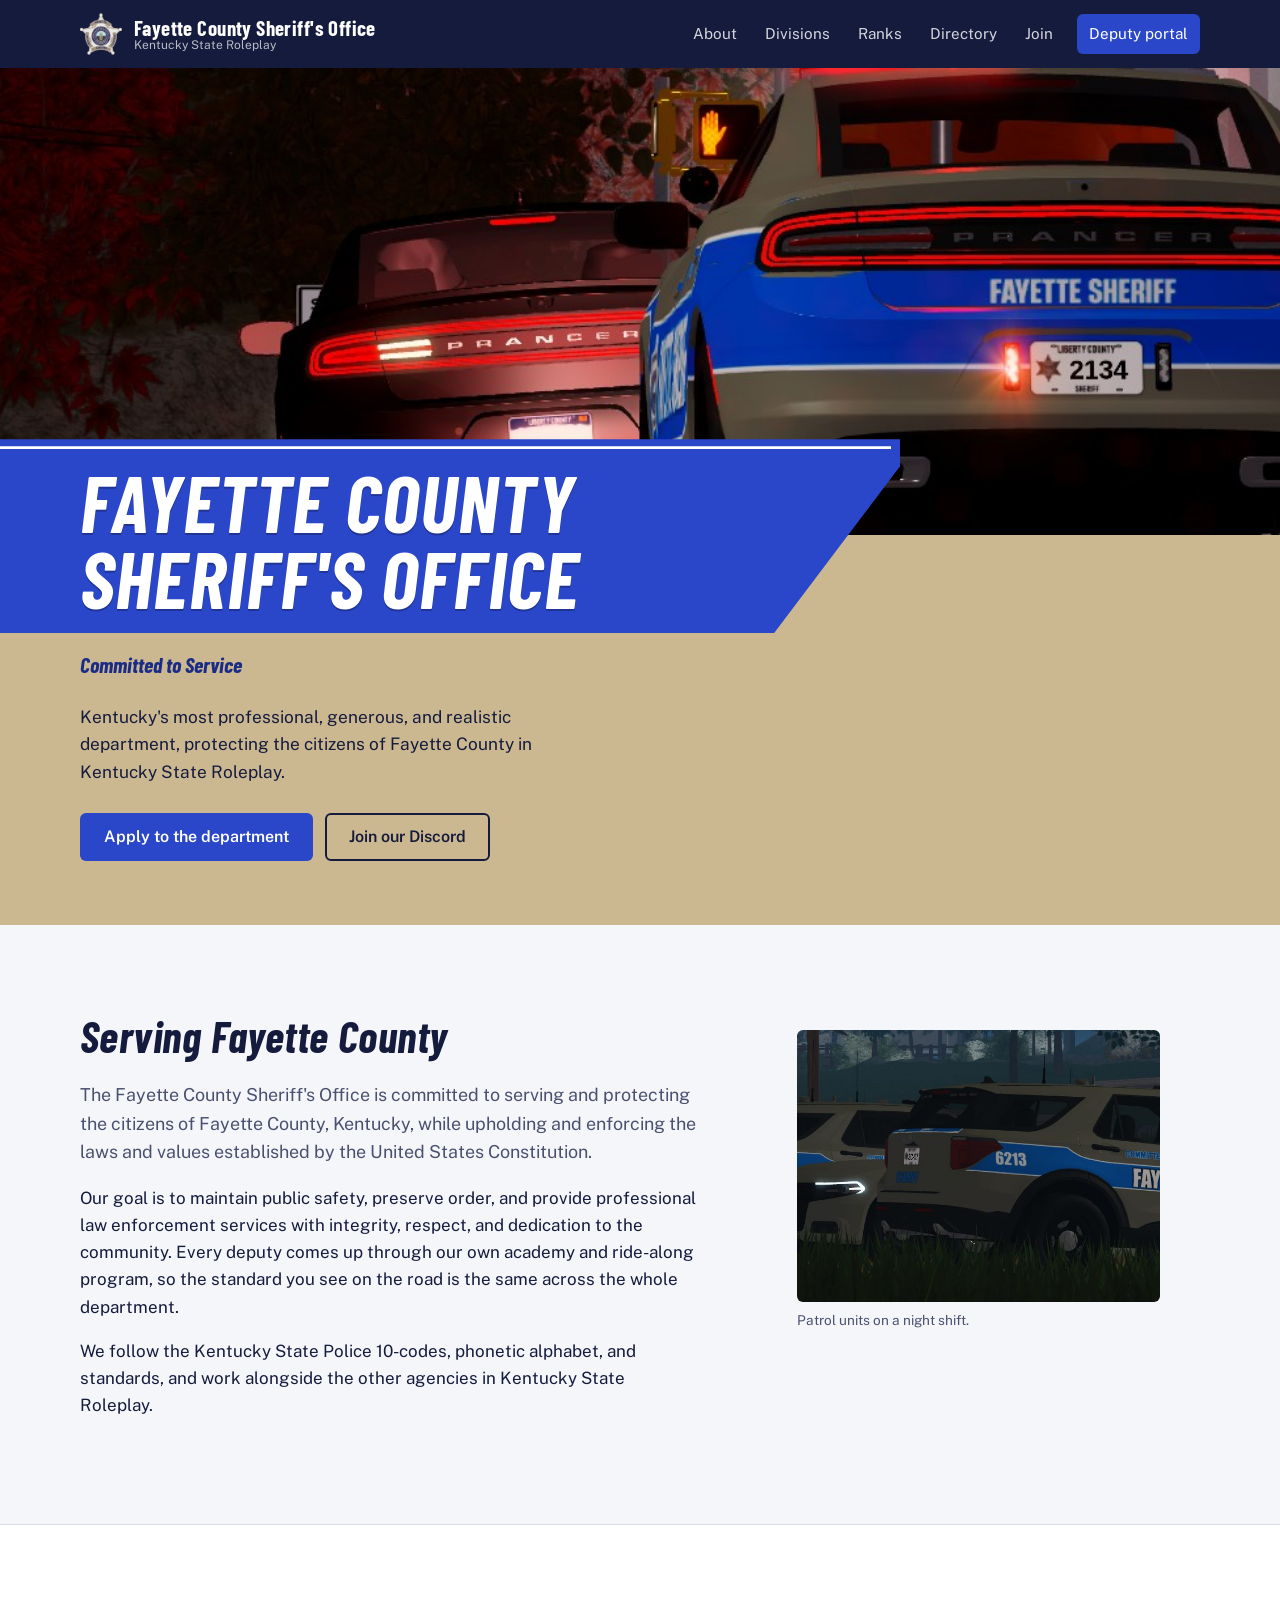
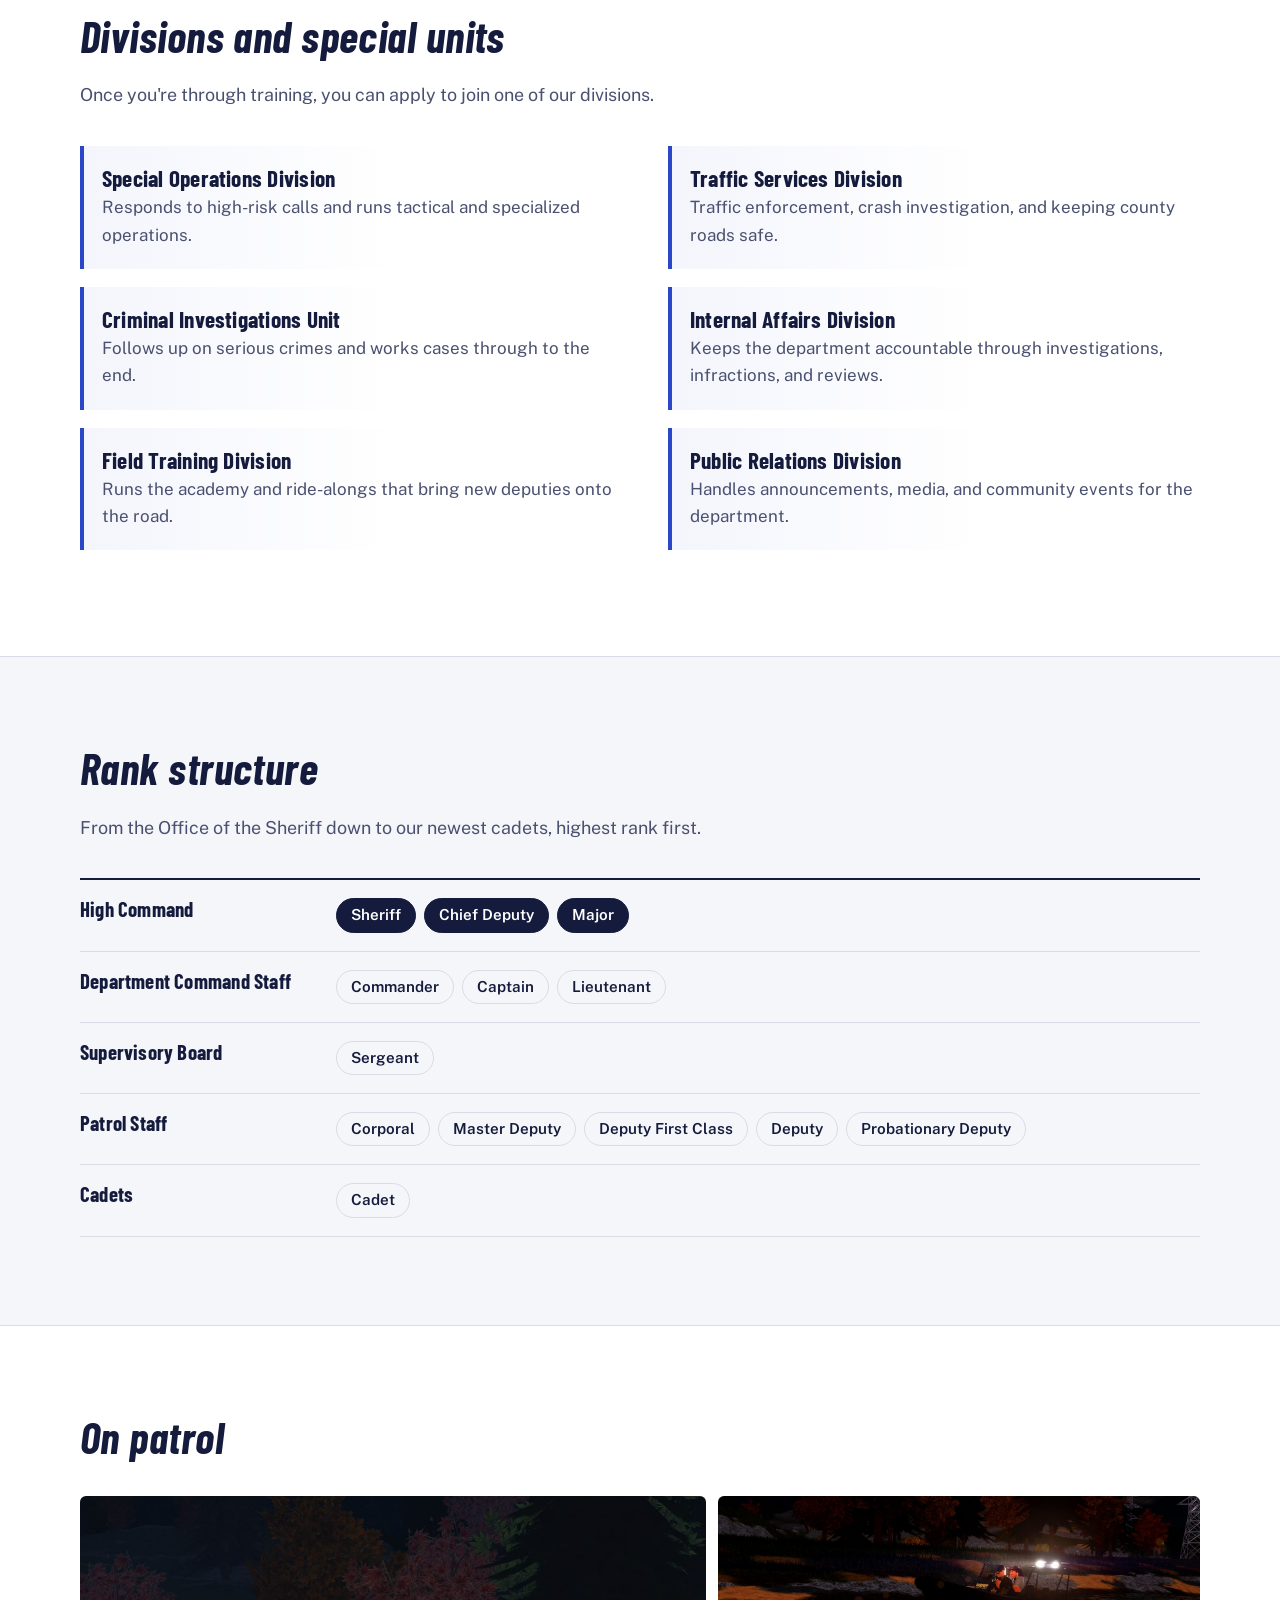
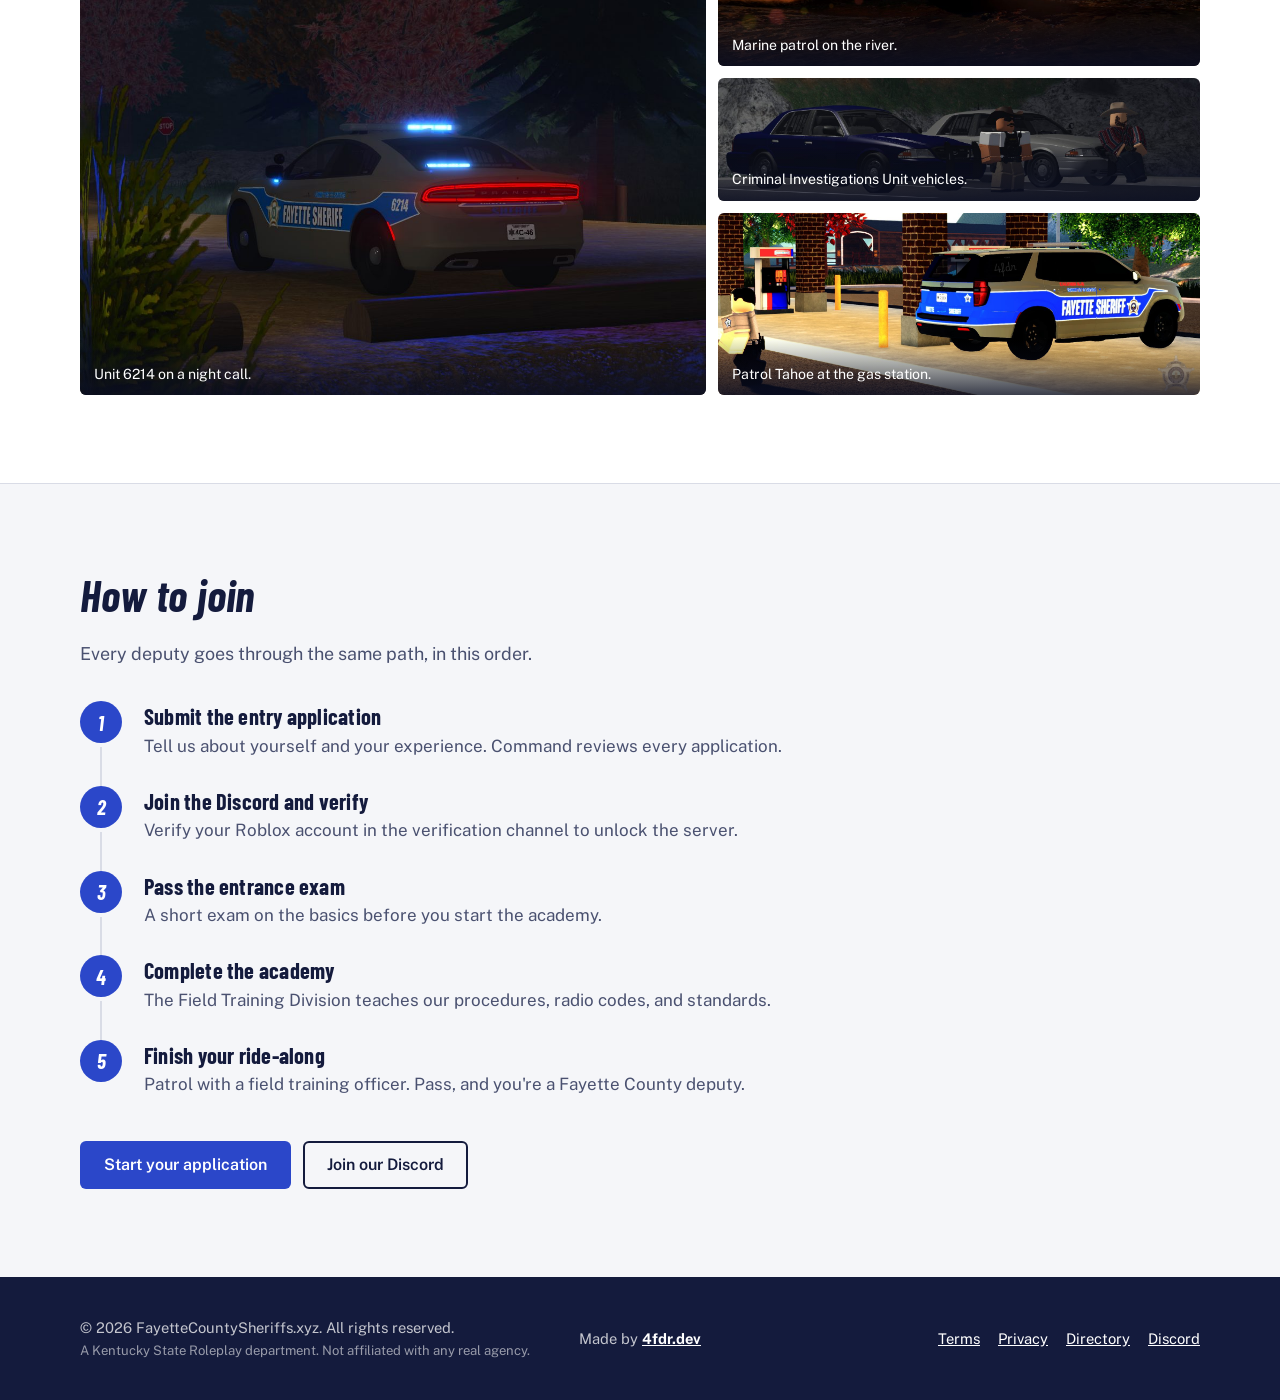
<file: index.html>
<!DOCTYPE html>
<html lang="en">
<head>
  <meta charset="UTF-8">
  <meta name="viewport" content="width=device-width, initial-scale=1.0">
  <title>Fayette County Sheriff's Office</title>
  <meta name="description" content="The Fayette County Sheriff's Office in Kentucky State Roleplay. Committed to Service.">
  <meta property="og:title" content="Fayette County Sheriff's Office">
  <meta property="og:description" content="Kentucky's most professional, generous, and realistic department. Committed to Service.">
  <meta property="og:image" content="https://fayettecountysheriffs.xyz/photo-banner.jpg">
  <meta name="theme-color" content="#141b3d">
  <link rel="icon" href="logo.png">
  <link rel="preconnect" href="https://fonts.googleapis.com">
  <link rel="preconnect" href="https://fonts.gstatic.com" crossorigin>
  <link href="https://fonts.googleapis.com/css2?family=Barlow+Condensed:ital,wght@0,600;0,700;1,700&family=Public+Sans:wght@400;600;700&display=swap" rel="stylesheet">
  <link rel="stylesheet" href="styles.css?v=5">
  <style>
    /* ---------- hero: the livery ---------- */
    .hero {
      --gutter: max(16px, calc((100vw - var(--wrap)) / 2));
      position: relative; overflow: hidden;
      background: var(--khaki);
      padding: 0 0 64px;
    }
    /* full-width banner photo; the livery stripe overlaps its bottom edge */
    .hero-photo {
      display: block; width: 100%; height: clamp(220px, 36.5vw, 500px);
      object-fit: cover; object-position: 70% 55%;
      background: var(--ink);
    }
    .hero-inner { position: relative; }
    .hero-inner .stripe { margin-top: clamp(-118px, -7.5vw, -44px); }

    .stripe {
      position: relative;
      margin-left: calc(var(--gutter) * -1);
      padding: 18px 64px 18px var(--gutter);
      width: min(100vw, calc(var(--gutter) + 820px));
      background: var(--blue);
      clip-path: polygon(0 0, 100% 0, 100% 14%, 86% 100%, 0 100%);
      animation: stripe-in 0.9s cubic-bezier(0.2, 0.7, 0.2, 1) both;
    }
    /* white pinstripe riding the top edge, like the decal */
    .stripe::before {
      content: ""; position: absolute; left: 0; right: 0; top: 7px; height: 3px; background: var(--white);
      clip-path: polygon(0 0, 99% 0, 99% 100%, 0 100%);
    }
    .stripe h1 {
      margin: 6px 0 0; color: var(--white);
      font-size: clamp(2.7rem, 7vw, 5rem); font-style: italic; text-transform: uppercase; letter-spacing: 0.015em;
      line-height: 0.95;
      text-shadow: 0 2px 0 rgba(10, 16, 50, 0.35);
    }
    @keyframes stripe-in { from { transform: translateX(-102%); } to { transform: none; } }

    .motto { font-family: var(--display); font-style: italic; font-weight: 700; color: var(--blue-deep); font-size: 1.35rem; margin: 14px 0 22px; }
    .hero-lede { max-width: 470px; font-size: 1.08rem; color: var(--ink); }
    .hero-actions { display: flex; flex-wrap: wrap; gap: 12px; margin-top: 26px; }
    .hero-live { margin-top: 26px; font-size: 0.95rem; color: var(--ink-soft); min-height: 1.6em; }
    .hero-live b { color: var(--ink); }

    @media (max-width: 860px) {
      .hero { padding: 0 0 48px; }
      .hero-inner .stripe { margin-top: -30px; padding-right: 40px; }
    }

    /* ---------- sections ---------- */
    section.block { padding: 88px 0; }
    section.block.tint { background: var(--white); border-block: 1px solid var(--line); }
    .lead { font-size: 1.12rem; max-width: 64ch; color: var(--ink-soft); }

    /* announcements */
    #announcements { display: none; background: var(--ink); color: var(--white); padding: 28px 0; }
    #announcements.show { display: block; }
    .ann { display: grid; grid-template-columns: 140px 1fr; gap: 6px 24px; padding: 12px 0; border-top: 1px solid rgba(255, 255, 255, 0.12); }
    .ann:first-of-type { border-top: 0; }
    .ann time { color: var(--khaki); font-size: 0.9rem; padding-top: 3px; }
    .ann h3 { margin: 0 0 4px; font-size: 1.35rem; }
    .ann p { margin: 0; color: rgba(255, 255, 255, 0.82); white-space: pre-line; }
    @media (max-width: 640px) { .ann { grid-template-columns: 1fr; } }

    /* about */
    .about { display: grid; grid-template-columns: 1.4fr 1fr; gap: 56px; align-items: start; }
    .about-photo img { border-radius: var(--radius); aspect-ratio: 4 / 3; object-fit: cover; width: 100%; }
    .about-photo figcaption { font-size: 0.85rem; color: var(--ink-soft); margin-top: 8px; }
    @media (max-width: 860px) { .about { grid-template-columns: 1fr; gap: 32px; } }

    /* divisions */
    .divisions { display: grid; grid-template-columns: repeat(2, 1fr); gap: 0 56px; margin-top: 36px; }
    .division { padding: 20px 0 20px 18px; border-left: 4px solid var(--blue); margin-bottom: 18px; background: linear-gradient(to right, rgba(43, 71, 201, 0.05), transparent 60%); }
    .division h3 { margin-bottom: 4px; }
    .division p { margin: 0; color: var(--ink-soft); }
    @media (max-width: 760px) { .divisions { grid-template-columns: 1fr; } }

    /* ranks: highest at the top, grouped by tier */
    .ranks { margin-top: 36px; border-top: 2px solid var(--ink); }
    .tier { display: grid; grid-template-columns: 240px 1fr; gap: 16px; padding: 18px 0; border-bottom: 1px solid var(--line); }
    .tier h3 { margin: 0; font-size: 1.3rem; }
    .tier ol { list-style: none; margin: 0; padding: 0; display: flex; flex-wrap: wrap; gap: 8px; }
    .tier li { background: var(--paper); border: 1px solid var(--line); border-radius: 999px; padding: 4px 14px; font-weight: 600; font-size: 0.95rem; }
    .tier.top li { background: var(--ink); color: var(--white); border-color: var(--ink); }
    @media (max-width: 640px) { .tier { grid-template-columns: 1fr; gap: 8px; } }

    /* gallery */
    .gallery { display: grid; grid-template-columns: 1.3fr 1fr; grid-template-rows: auto auto auto; gap: 12px; margin-top: 36px; }
    .gallery figure { margin: 0; position: relative; overflow: hidden; border-radius: var(--radius); background: var(--ink); }
    .gallery img { width: 100%; height: 100%; object-fit: cover; }
    .gallery .tall { grid-row: span 3; }
    .gallery figcaption { position: absolute; left: 0; right: 0; bottom: 0; padding: 24px 14px 10px; color: var(--white); font-size: 0.88rem; background: linear-gradient(transparent, rgba(10, 14, 35, 0.8)); }
    @media (max-width: 760px) { .gallery { grid-template-columns: 1fr; } .gallery .tall { grid-row: auto; } }

    /* join: a real sequence */
    .steps { list-style: none; counter-reset: step; padding: 0; margin: 36px 0 0; display: grid; gap: 0; max-width: 760px; }
    .steps li { counter-increment: step; position: relative; padding: 0 0 30px 64px; }
    .steps li::before {
      content: counter(step); position: absolute; left: 0; top: -4px; width: 42px; height: 42px; border-radius: 50%;
      display: grid; place-items: center; background: var(--blue); color: var(--white);
      font: italic 700 1.3rem var(--display);
    }
    .steps li:not(:last-child)::after { content: ""; position: absolute; left: 20px; top: 42px; bottom: 2px; width: 2px; background: var(--line); }
    .steps h3 { margin-bottom: 4px; font-size: 1.4rem; }
    .steps p { margin: 0; color: var(--ink-soft); }
    .join-actions { display: flex; flex-wrap: wrap; gap: 12px; margin-top: 12px; }
  </style>
</head>
<body>
  <header class="topbar">
    <div class="wrap">
      <a class="brand" href="./">
        <img src="logo.png" alt="">
        <span>Fayette County Sheriff's Office<small>Kentucky State Roleplay</small></span>
      </a>
      <button class="nav-toggle" aria-expanded="false" aria-controls="nav">Menu</button>
      <nav class="nav" id="nav" aria-label="Main">
        <a href="#about">About</a>
        <a href="#divisions">Divisions</a>
        <a href="#ranks">Ranks</a>
        <a href="directory.html">Directory</a>
        <a href="#join">Join</a>
        <a class="nav-portal" href="portal.html">Deputy portal</a>
      </nav>
    </div>
  </header>

  <main>
    <section class="hero">
      <img class="hero-photo" src="photo-banner.jpg" alt="A Fayette Sheriff Charger, unit 2134, behind a stopped car at night">
      <div class="wrap hero-inner">
        <div class="stripe"><h1>Fayette County<br>Sheriff's Office</h1></div>
        <p class="motto">Committed to Service</p>
        <p class="hero-lede">Kentucky's most professional, generous, and realistic department, protecting the citizens of Fayette County in Kentucky State Roleplay.</p>
        <div class="hero-actions">
          <a class="btn btn-primary" href="https://melon.ly/form/7511863119010861056" target="_blank" rel="noopener">Apply to the department</a>
          <a class="btn btn-outline" href="https://discord.gg/nMPwQ7AFHk" target="_blank" rel="noopener">Join our Discord</a>
        </div>
      </div>
    </section>

    <section id="announcements" aria-labelledby="ann-title">
      <div class="wrap">
        <h2 id="ann-title" class="sr-only">Announcements</h2>
        <div id="ann-list"></div>
      </div>
    </section>

    <section class="block" id="about">
      <div class="wrap about">
        <div>
          <h2>Serving Fayette County</h2>
          <p class="lead">The Fayette County Sheriff's Office is committed to serving and protecting the citizens of Fayette County, Kentucky, while upholding and enforcing the laws and values established by the United States Constitution.</p>
          <p>Our goal is to maintain public safety, preserve order, and provide professional law enforcement services with integrity, respect, and dedication to the community. Every deputy comes up through our own academy and ride-along program, so the standard you see on the road is the same across the whole department.</p>
          <p>We follow the Kentucky State Police 10-codes, phonetic alphabet, and standards, and work alongside the other agencies in Kentucky State Roleplay.</p>
        </div>
        <figure class="about-photo">
          <img src="photo-explorers.jpg" alt="Two Fayette Sheriff Explorers, units 6213, parked on the shoulder at night" loading="lazy">
          <figcaption>Patrol units on a night shift.</figcaption>
        </figure>
      </div>
    </section>

    <section class="block tint" id="divisions">
      <div class="wrap">
        <h2>Divisions and special units</h2>
        <p class="lead">Once you're through training, you can apply to join one of our divisions.</p>
        <div class="divisions">
          <div class="division"><h3>Special Operations Division</h3><p>Responds to high-risk calls and runs tactical and specialized operations.</p></div>
          <div class="division"><h3>Traffic Services Division</h3><p>Traffic enforcement, crash investigation, and keeping county roads safe.</p></div>
          <div class="division"><h3>Criminal Investigations Unit</h3><p>Follows up on serious crimes and works cases through to the end.</p></div>
          <div class="division"><h3>Internal Affairs Division</h3><p>Keeps the department accountable through investigations, infractions, and reviews.</p></div>
          <div class="division"><h3>Field Training Division</h3><p>Runs the academy and ride-alongs that bring new deputies onto the road.</p></div>
          <div class="division"><h3>Public Relations Division</h3><p>Handles announcements, media, and community events for the department.</p></div>
        </div>
      </div>
    </section>

    <section class="block" id="ranks">
      <div class="wrap">
        <h2>Rank structure</h2>
        <p class="lead">From the Office of the Sheriff down to our newest cadets, highest rank first.</p>
        <div class="ranks">
          <div class="tier top"><h3>High Command</h3><ol><li>Sheriff</li><li>Chief Deputy</li><li>Major</li></ol></div>
          <div class="tier"><h3>Department Command Staff</h3><ol><li>Commander</li><li>Captain</li><li>Lieutenant</li></ol></div>
          <div class="tier"><h3>Supervisory Board</h3><ol><li>Sergeant</li></ol></div>
          <div class="tier"><h3>Patrol Staff</h3><ol><li>Corporal</li><li>Master Deputy</li><li>Deputy First Class</li><li>Deputy</li><li>Probationary Deputy</li></ol></div>
          <div class="tier"><h3>Cadets</h3><ol><li>Cadet</li></ol></div>
        </div>
      </div>
    </section>

    <section class="block tint" id="gallery">
      <div class="wrap">
        <h2>On patrol</h2>
        <div class="gallery">
          <figure class="tall"><img src="photo-charger.jpg" alt="A Fayette Sheriff Charger, unit 6214, with its blue lights on at night" loading="lazy"><figcaption>Unit 6214 on a night call.</figcaption></figure>
          <figure><img src="photo-marine.jpg" alt="Two deputies in a sheriff's boat on the river at night" loading="lazy"><figcaption>Marine patrol on the river.</figcaption></figure>
          <figure><img src="photo-crownvic.jpg" alt="Two unmarked Criminal Investigations Unit cars parked side by side, with a deputy standing between them" loading="lazy"><figcaption>Criminal Investigations Unit vehicles.</figcaption></figure>
          <figure><img src="photo-tahoe.jpg" alt="A tan and blue Fayette Sheriff Tahoe parked at a gas station" loading="lazy"><figcaption>Patrol Tahoe at the gas station.</figcaption></figure>
        </div>
      </div>
    </section>

    <section class="block" id="join">
      <div class="wrap">
        <h2>How to join</h2>
        <p class="lead">Every deputy goes through the same path, in this order.</p>
        <ol class="steps">
          <li><h3>Submit the entry application</h3><p>Tell us about yourself and your experience. Command reviews every application.</p></li>
          <li><h3>Join the Discord and verify</h3><p>Verify your Roblox account in the verification channel to unlock the server.</p></li>
          <li><h3>Pass the entrance exam</h3><p>A short exam on the basics before you start the academy.</p></li>
          <li><h3>Complete the academy</h3><p>The Field Training Division teaches our procedures, radio codes, and standards.</p></li>
          <li><h3>Finish your ride-along</h3><p>Patrol with a field training officer. Pass, and you're a Fayette County deputy.</p></li>
        </ol>
        <div class="join-actions">
          <a class="btn btn-primary" href="https://melon.ly/form/7511863119010861056" target="_blank" rel="noopener">Start your application</a>
          <a class="btn btn-outline" href="https://discord.gg/nMPwQ7AFHk" target="_blank" rel="noopener">Join our Discord</a>
        </div>
      </div>
    </section>
  </main>

  <footer class="footer">
    <div class="wrap footer-grid">
      <div class="footer-copy">&copy; <span id="year">2026</span> FayetteCountySheriffs.xyz. All rights reserved.<span class="footer-note">A Kentucky State Roleplay department. Not affiliated with any real agency.</span></div>
      <div class="footer-made">Made by <a href="https://4fdr.dev" target="_blank" rel="noopener">4fdr.dev</a></div>
      <nav class="footer-links" aria-label="Footer">
        <a href="terms.html">Terms</a>
        <a href="privacy.html">Privacy</a>
        <a href="directory.html">Directory</a>
        <a href="https://discord.gg/nMPwQ7AFHk" target="_blank" rel="noopener">Discord</a>
      </nav>
    </div>
  </footer>

  <script src="site.js?v=4"></script>
</body>
</html>
</file>
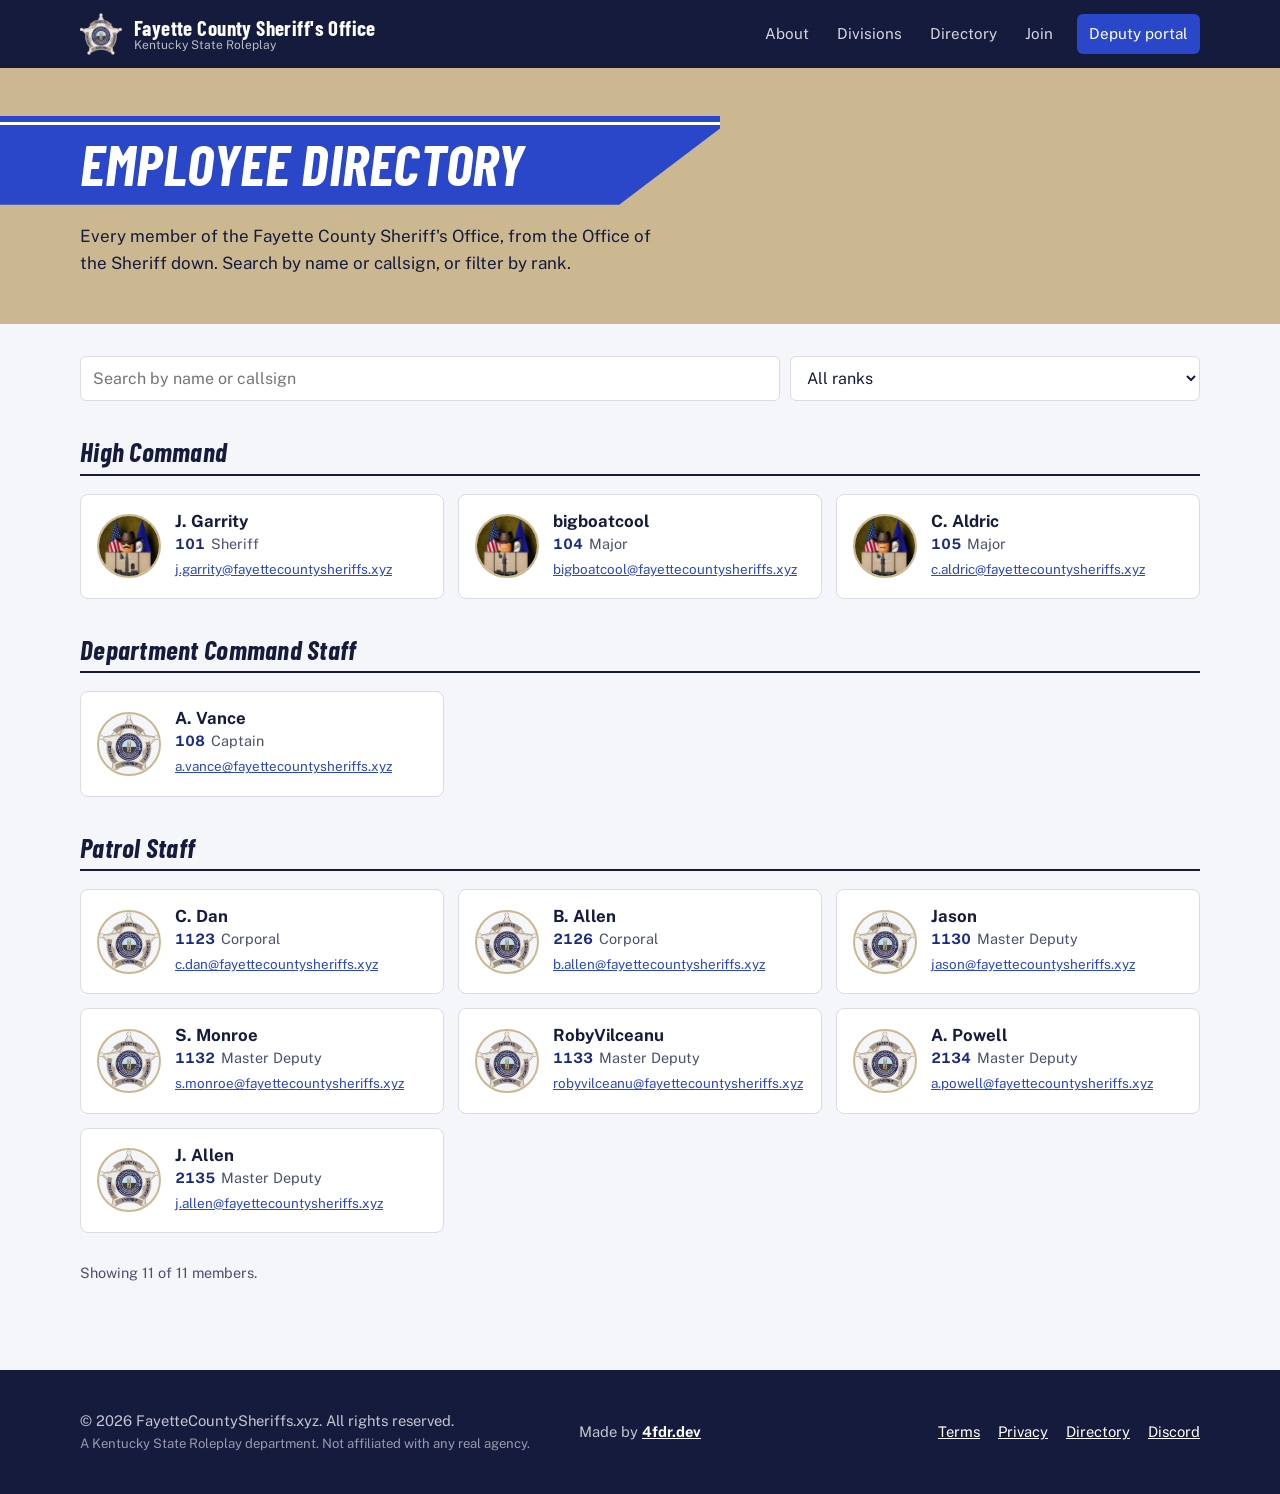
<file: directory.html>
<!DOCTYPE html>
<html lang="en">
<head>
  <meta charset="UTF-8">
  <meta name="viewport" content="width=device-width, initial-scale=1.0">
  <title>Employee Directory | Fayette County Sheriff's Office</title>
  <meta name="description" content="Find a member of the Fayette County Sheriff's Office by name, rank, or callsign.">
  <meta name="theme-color" content="#141b3d">
  <link rel="icon" href="logo.png">
  <link rel="preconnect" href="https://fonts.googleapis.com">
  <link rel="preconnect" href="https://fonts.gstatic.com" crossorigin>
  <link href="https://fonts.googleapis.com/css2?family=Barlow+Condensed:ital,wght@0,600;0,700;1,700&family=Public+Sans:wght@400;600;700&display=swap" rel="stylesheet">
  <link rel="stylesheet" href="styles.css?v=5">
  <style>
    .dir-head { background: var(--khaki); padding: 48px 0 0; overflow: hidden; }
    .dir-stripe { --gutter: max(16px, calc((100vw - var(--wrap)) / 2)); margin: 0 0 0 calc(var(--gutter) * -1); padding: 14px 56px 14px var(--gutter); width: min(100vw, calc(var(--gutter) + 640px)); background: var(--blue); clip-path: polygon(0 0, 100% 0, 100% 14%, 86% 100%, 0 100%); position: relative; }
    .dir-stripe::before { content: ""; position: absolute; left: 0; right: 0; top: 6px; height: 3px; background: var(--white); }
    .dir-stripe h1 { margin: 6px 0 0; color: var(--white); font-style: italic; text-transform: uppercase; font-size: clamp(2.2rem, 5.5vw, 3.6rem); line-height: 0.95; }
    .dir-intro { padding: 18px 0 30px; max-width: 60ch; color: var(--ink); }
    .dir-tools { display: flex; flex-wrap: wrap; gap: 10px; margin: 32px 0 8px; }
    .dir-tools input { flex: 2 1 240px; }
    .dir-tools select { flex: 1 1 180px; width: auto; }
    .tier { margin-top: 36px; }
    .tier h2 { font-size: 1.7rem; padding-bottom: 8px; border-bottom: 2px solid var(--ink); margin-bottom: 18px; }
    .people { display: grid; grid-template-columns: repeat(auto-fill, minmax(min(100%, 330px), 1fr)); gap: 14px; }
    .person { background: var(--white); border: 1px solid var(--line); border-radius: 8px; padding: 16px; display: grid; grid-template-columns: 64px 1fr; gap: 14px; align-items: center; }
    .person img { width: 64px; height: 64px; border-radius: 50%; object-fit: cover; background: var(--paper); border: 2px solid var(--khaki); }
    .person .who { min-width: 0; }
    .person .name { font-weight: 700; font-size: 1.05rem; line-height: 1.25; overflow-wrap: anywhere; }
    .person .meta { color: var(--ink-soft); font-size: 0.9rem; }
    .person .callsign { display: inline-block; font-weight: 700; color: var(--blue-deep); font-variant-numeric: tabular-nums; margin-right: 6px; }
    .person a { font-size: 0.84rem; overflow-wrap: anywhere; }
    .empty { padding: 48px 0; color: var(--ink-soft); }
    .count { color: var(--ink-soft); font-size: 0.9rem; margin-top: 28px; }
    main { padding-bottom: 72px; }
  </style>
</head>
<body>
  <header class="topbar">
    <div class="wrap">
      <a class="brand" href="./">
        <img src="logo.png" alt="">
        <span>Fayette County Sheriff's Office<small>Kentucky State Roleplay</small></span>
      </a>
      <button class="nav-toggle" aria-expanded="false" aria-controls="nav">Menu</button>
      <nav class="nav" id="nav" aria-label="Main">
        <a href="./#about">About</a>
        <a href="./#divisions">Divisions</a>
        <a href="directory.html" aria-current="page">Directory</a>
        <a href="./#join">Join</a>
        <a class="nav-portal" href="portal.html">Deputy portal</a>
      </nav>
    </div>
  </header>

  <section class="dir-head">
    <div class="wrap">
      <div class="dir-stripe"><h1>Employee Directory</h1></div>
      <p class="dir-intro">Every member of the Fayette County Sheriff's Office, from the Office of the Sheriff down. Search by name or callsign, or filter by rank.</p>
    </div>
  </section>

  <main class="wrap">
    <div class="dir-tools">
      <label class="sr-only" for="q">Search the directory</label>
      <input id="q" type="search" placeholder="Search by name or callsign">
      <label class="sr-only" for="rank">Filter by rank</label>
      <select id="rank"><option value="">All ranks</option></select>
    </div>
    <div id="list"><p class="empty">Loading the directory...</p></div>
    <p class="count" id="count"></p>
  </main>

  <footer class="footer">
    <div class="wrap footer-grid">
      <div class="footer-copy">&copy; <span id="year">2026</span> FayetteCountySheriffs.xyz. All rights reserved.<span class="footer-note">A Kentucky State Roleplay department. Not affiliated with any real agency.</span></div>
      <div class="footer-made">Made by <a href="https://4fdr.dev" target="_blank" rel="noopener">4fdr.dev</a></div>
      <nav class="footer-links" aria-label="Footer">
        <a href="terms.html">Terms</a>
        <a href="privacy.html">Privacy</a>
        <a href="directory.html">Directory</a>
        <a href="https://discord.gg/nMPwQ7AFHk" target="_blank" rel="noopener">Discord</a>
      </nav>
    </div>
  </footer>

  <script src="directory.js?v=1"></script>
</body>
</html>
</file>
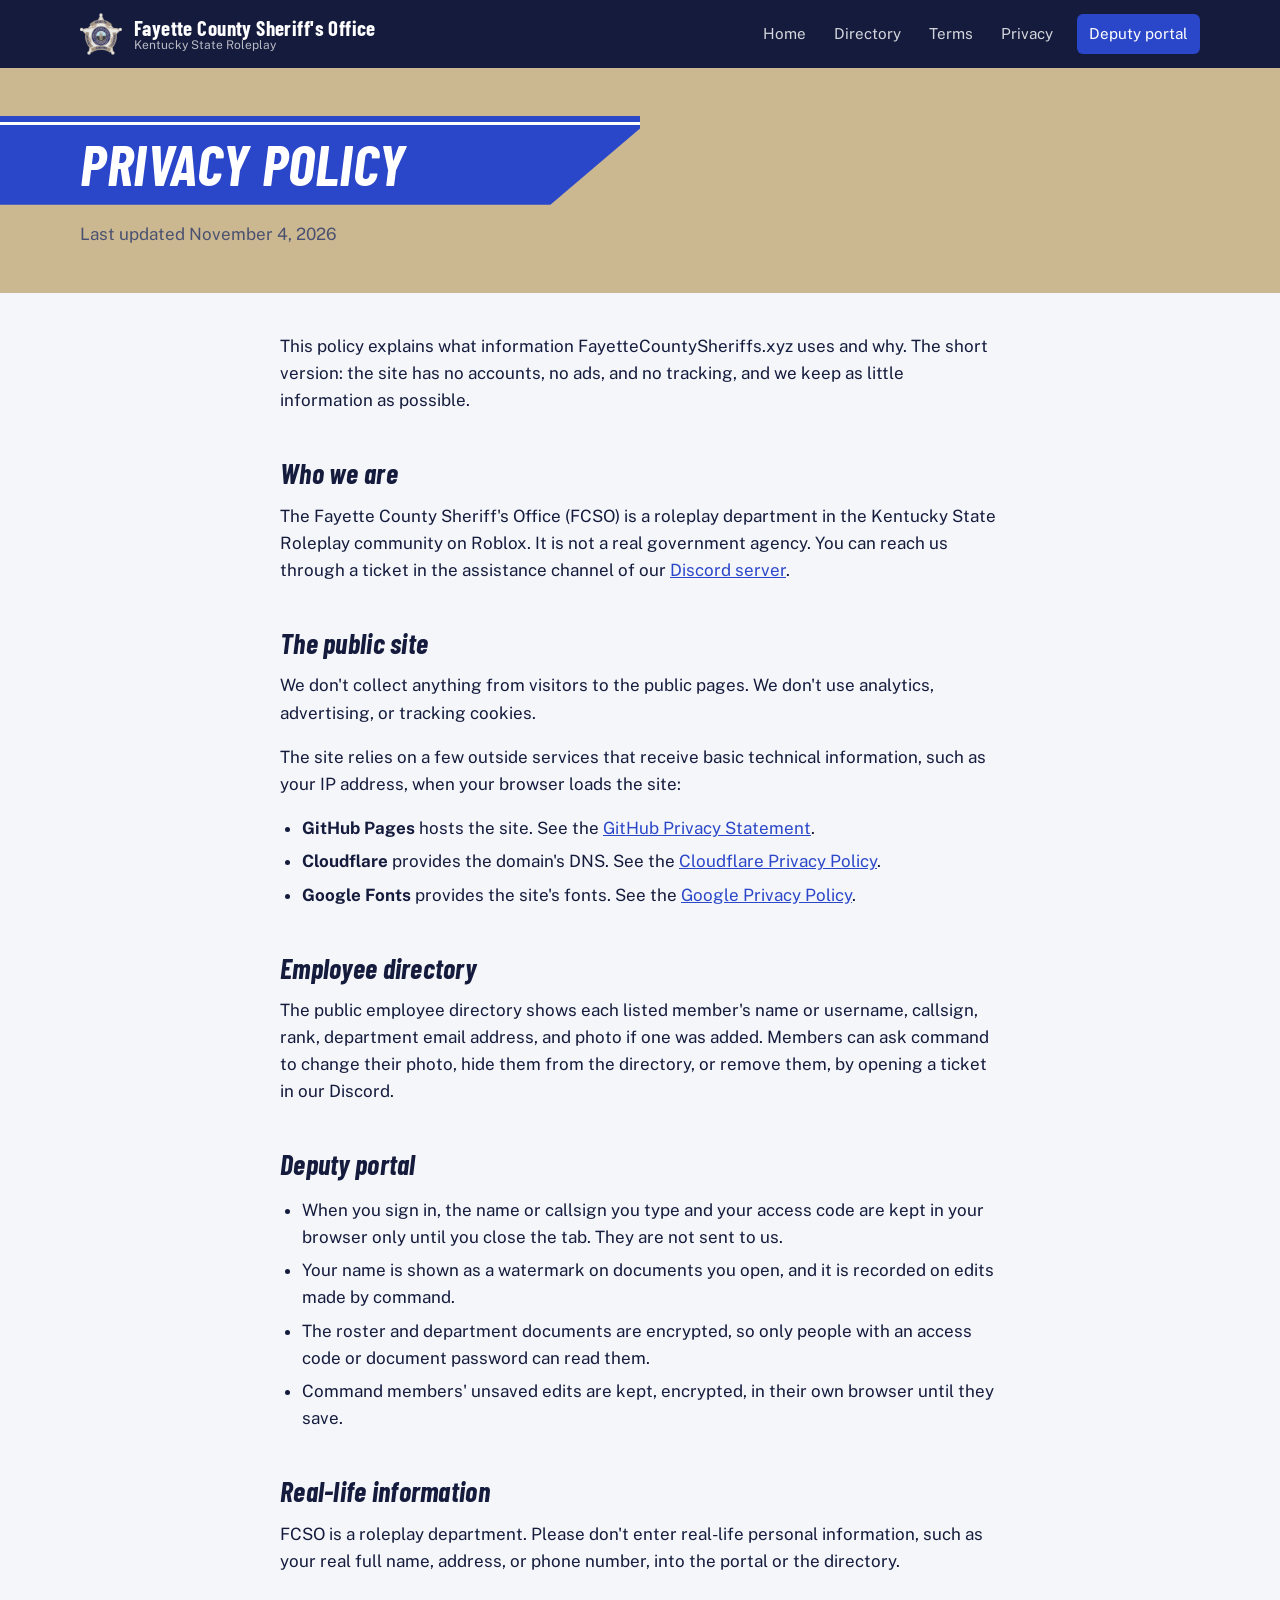
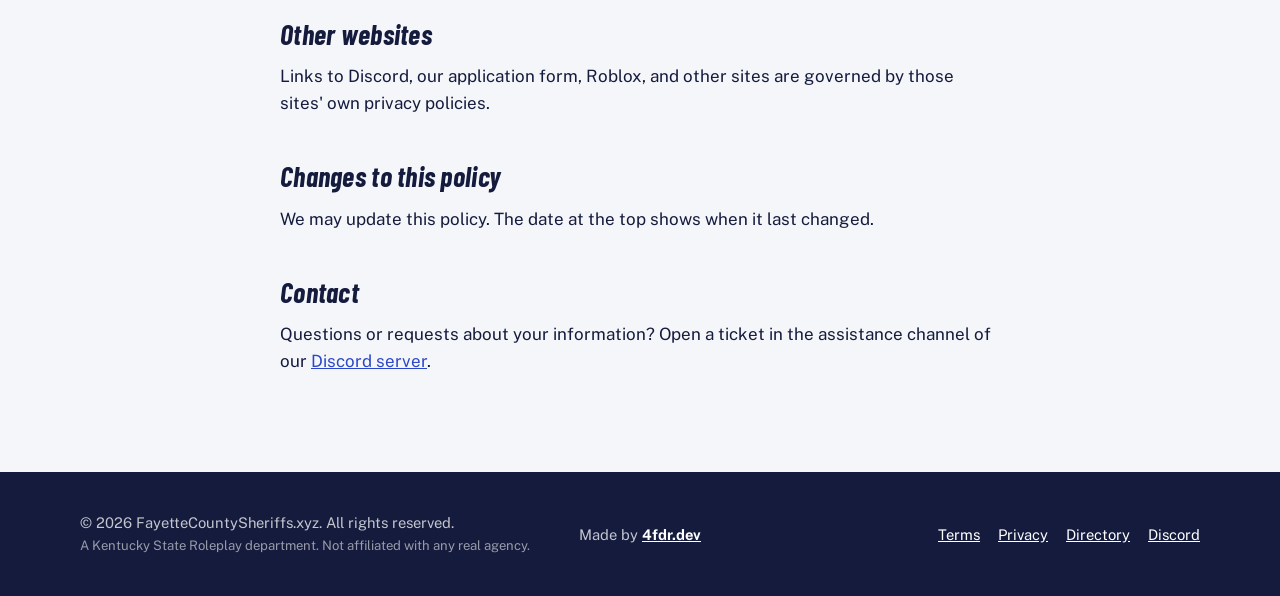
<file: privacy.html>
<!DOCTYPE html>
<html lang="en">
<head>
  <meta charset="UTF-8">
  <meta name="viewport" content="width=device-width, initial-scale=1.0">
  <title>Privacy Policy | Fayette County Sheriff's Office</title>
  <meta name="description" content="Privacy policy for FayetteCountySheriffs.xyz.">
  <meta name="theme-color" content="#141b3d">
  <link rel="icon" href="logo.png">
  <link rel="preconnect" href="https://fonts.googleapis.com">
  <link rel="preconnect" href="https://fonts.gstatic.com" crossorigin>
  <link href="https://fonts.googleapis.com/css2?family=Barlow+Condensed:ital,wght@0,600;0,700;1,700&family=Public+Sans:wght@400;600;700&display=swap" rel="stylesheet">
  <link rel="stylesheet" href="styles.css?v=5">
  <style>
    .legal-head { background: var(--khaki); padding: 48px 0 0; overflow: hidden; }
    .legal-stripe { --gutter: max(16px, calc((100vw - var(--wrap)) / 2)); margin: 0 0 0 calc(var(--gutter) * -1); padding: 14px 56px 14px var(--gutter); width: min(100vw, calc(var(--gutter) + 560px)); background: var(--blue); clip-path: polygon(0 0, 100% 0, 100% 14%, 86% 100%, 0 100%); position: relative; }
    .legal-stripe::before { content: ""; position: absolute; left: 0; right: 0; top: 6px; height: 3px; background: var(--white); }
    .legal-stripe h1 { margin: 6px 0 0; color: var(--white); font-style: italic; text-transform: uppercase; font-size: clamp(2.2rem, 5.5vw, 3.6rem); line-height: 0.95; }
    .legal-updated { padding: 16px 0 28px; color: var(--ink-soft); }
    .legal { max-width: 72ch; padding: 40px 0 80px; }
    .legal h2 { font-size: 1.75rem; margin-top: 1.6em; }
    .legal ul { padding-left: 22px; }
    .legal li { margin-bottom: 6px; }
  </style>
</head>
<body>
  <header class="topbar">
    <div class="wrap">
      <a class="brand" href="./">
        <img src="logo.png" alt="">
        <span>Fayette County Sheriff's Office<small>Kentucky State Roleplay</small></span>
      </a>
      <button class="nav-toggle" aria-expanded="false" aria-controls="nav">Menu</button>
      <nav class="nav" id="nav" aria-label="Main">
        <a href="./">Home</a>
        <a href="directory.html">Directory</a>
        <a href="terms.html">Terms</a>
        <a href="privacy.html">Privacy</a>
        <a class="nav-portal" href="portal.html">Deputy portal</a>
      </nav>
    </div>
  </header>

  <section class="legal-head">
    <div class="wrap">
      <div class="legal-stripe"><h1>Privacy Policy</h1></div>
      <p class="legal-updated">Last updated November 4, 2026</p>
    </div>
  </section>

  <main class="wrap legal">
    <p>This policy explains what information FayetteCountySheriffs.xyz uses and why. The short version: the site has no accounts, no ads, and no tracking, and we keep as little information as possible.</p>

    <h2>Who we are</h2>
    <p>The Fayette County Sheriff's Office (FCSO) is a roleplay department in the Kentucky State Roleplay community on Roblox. It is not a real government agency. You can reach us through a ticket in the assistance channel of our <a href="https://discord.gg/nMPwQ7AFHk" target="_blank" rel="noopener">Discord server</a>.</p>

    <h2>The public site</h2>
    <p>We don't collect anything from visitors to the public pages. We don't use analytics, advertising, or tracking cookies.</p>
    <p>The site relies on a few outside services that receive basic technical information, such as your IP address, when your browser loads the site:</p>
    <ul>
      <li><strong>GitHub Pages</strong> hosts the site. See the <a href="https://docs.github.com/en/site-policy/privacy-policies/github-general-privacy-statement" target="_blank" rel="noopener">GitHub Privacy Statement</a>.</li>
      <li><strong>Cloudflare</strong> provides the domain's DNS. See the <a href="https://www.cloudflare.com/privacypolicy/" target="_blank" rel="noopener">Cloudflare Privacy Policy</a>.</li>
      <li><strong>Google Fonts</strong> provides the site's fonts. See the <a href="https://policies.google.com/privacy" target="_blank" rel="noopener">Google Privacy Policy</a>.</li>
    </ul>

    <h2>Employee directory</h2>
    <p>The public employee directory shows each listed member's name or username, callsign, rank, department email address, and photo if one was added. Members can ask command to change their photo, hide them from the directory, or remove them, by opening a ticket in our Discord.</p>

    <h2>Deputy portal</h2>
    <ul>
      <li>When you sign in, the name or callsign you type and your access code are kept in your browser only until you close the tab. They are not sent to us.</li>
      <li>Your name is shown as a watermark on documents you open, and it is recorded on edits made by command.</li>
      <li>The roster and department documents are encrypted, so only people with an access code or document password can read them.</li>
      <li>Command members' unsaved edits are kept, encrypted, in their own browser until they save.</li>
    </ul>

    <h2>Real-life information</h2>
    <p>FCSO is a roleplay department. Please don't enter real-life personal information, such as your real full name, address, or phone number, into the portal or the directory.</p>

    <h2>Other websites</h2>
    <p>Links to Discord, our application form, Roblox, and other sites are governed by those sites' own privacy policies.</p>

    <h2>Changes to this policy</h2>
    <p>We may update this policy. The date at the top shows when it last changed.</p>

    <h2>Contact</h2>
    <p>Questions or requests about your information? Open a ticket in the assistance channel of our <a href="https://discord.gg/nMPwQ7AFHk" target="_blank" rel="noopener">Discord server</a>.</p>
  </main>

  <footer class="footer">
    <div class="wrap footer-grid">
      <div class="footer-copy">&copy; 2026 FayetteCountySheriffs.xyz. All rights reserved.<span class="footer-note">A Kentucky State Roleplay department. Not affiliated with any real agency.</span></div>
      <div class="footer-made">Made by <a href="https://4fdr.dev" target="_blank" rel="noopener">4fdr.dev</a></div>
      <nav class="footer-links" aria-label="Footer">
        <a href="terms.html">Terms</a>
        <a href="privacy.html">Privacy</a>
        <a href="directory.html">Directory</a>
        <a href="https://discord.gg/nMPwQ7AFHk" target="_blank" rel="noopener">Discord</a>
      </nav>
    </div>
  </footer>
  <script>
    var t = document.querySelector(".nav-toggle"), n = document.getElementById("nav");
    t.addEventListener("click", function () { t.setAttribute("aria-expanded", String(n.classList.toggle("open"))); });
  </script>
</body>
</html>
</file>
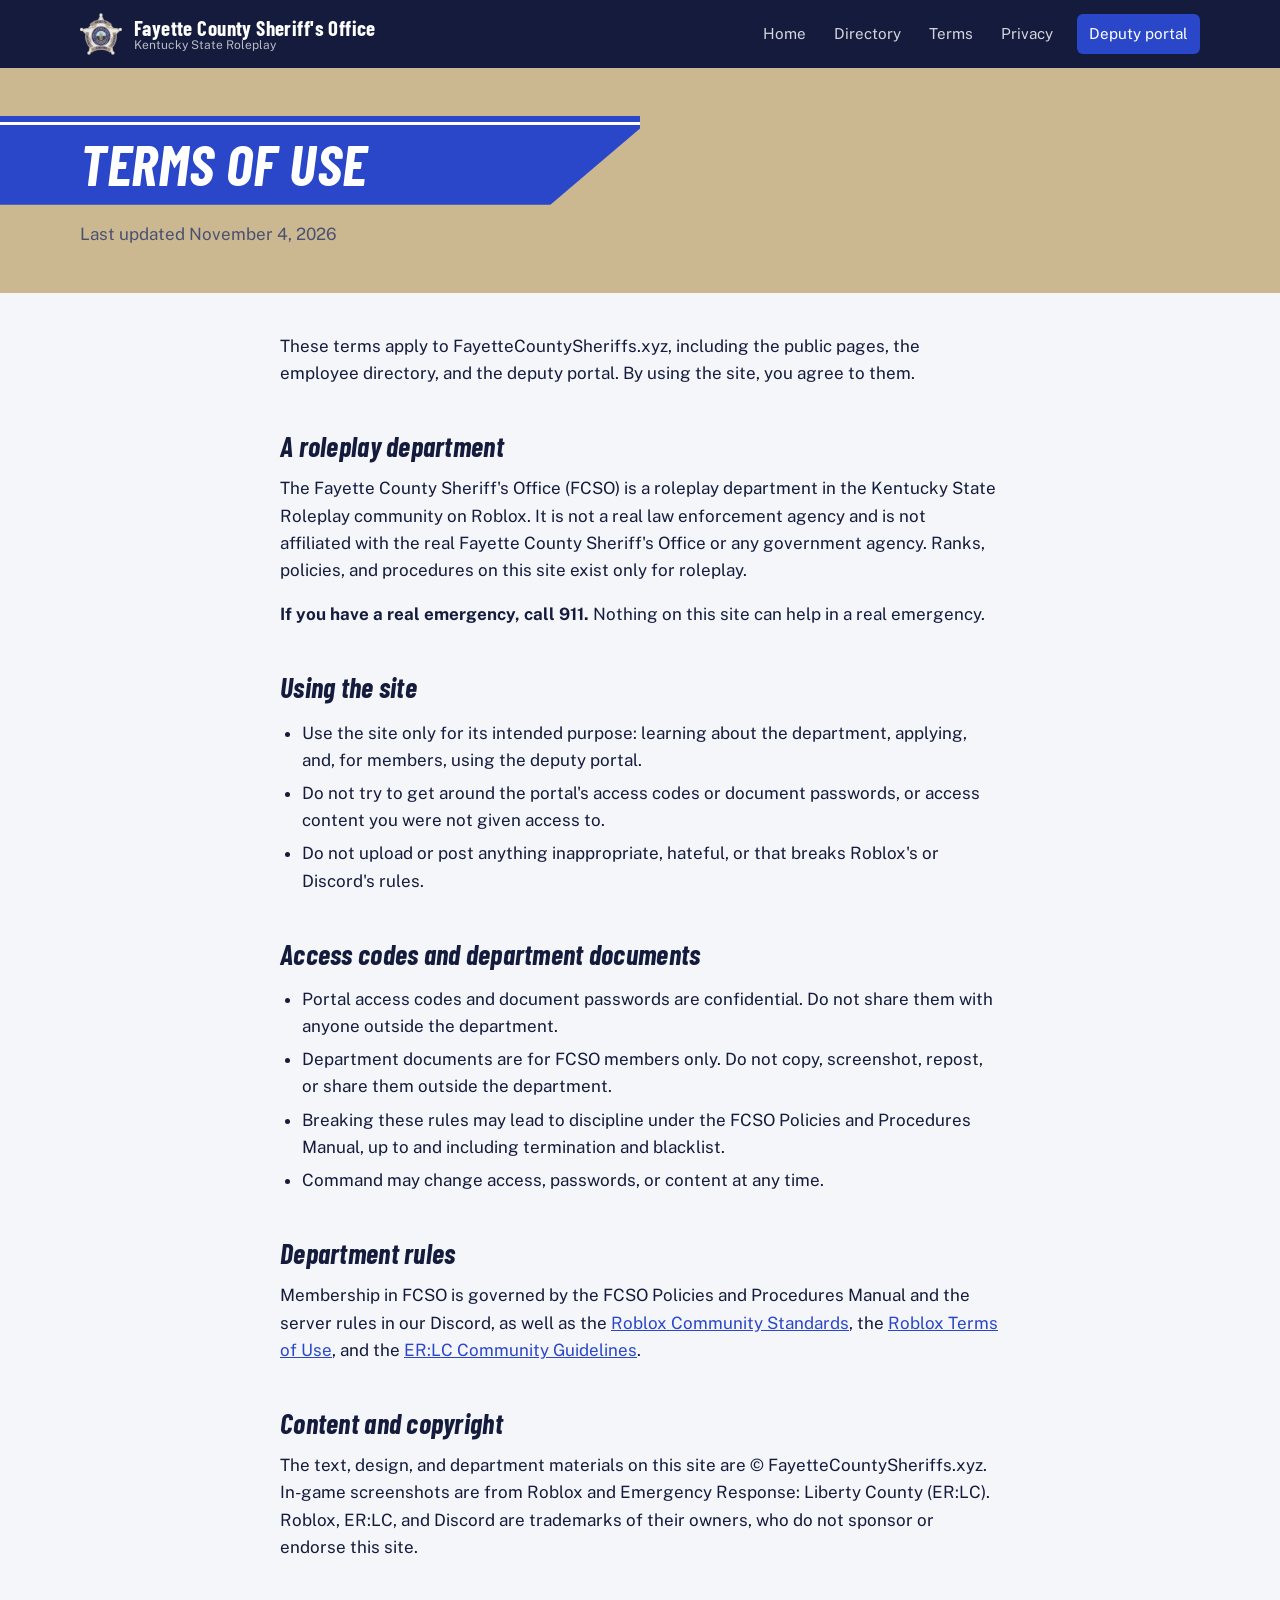
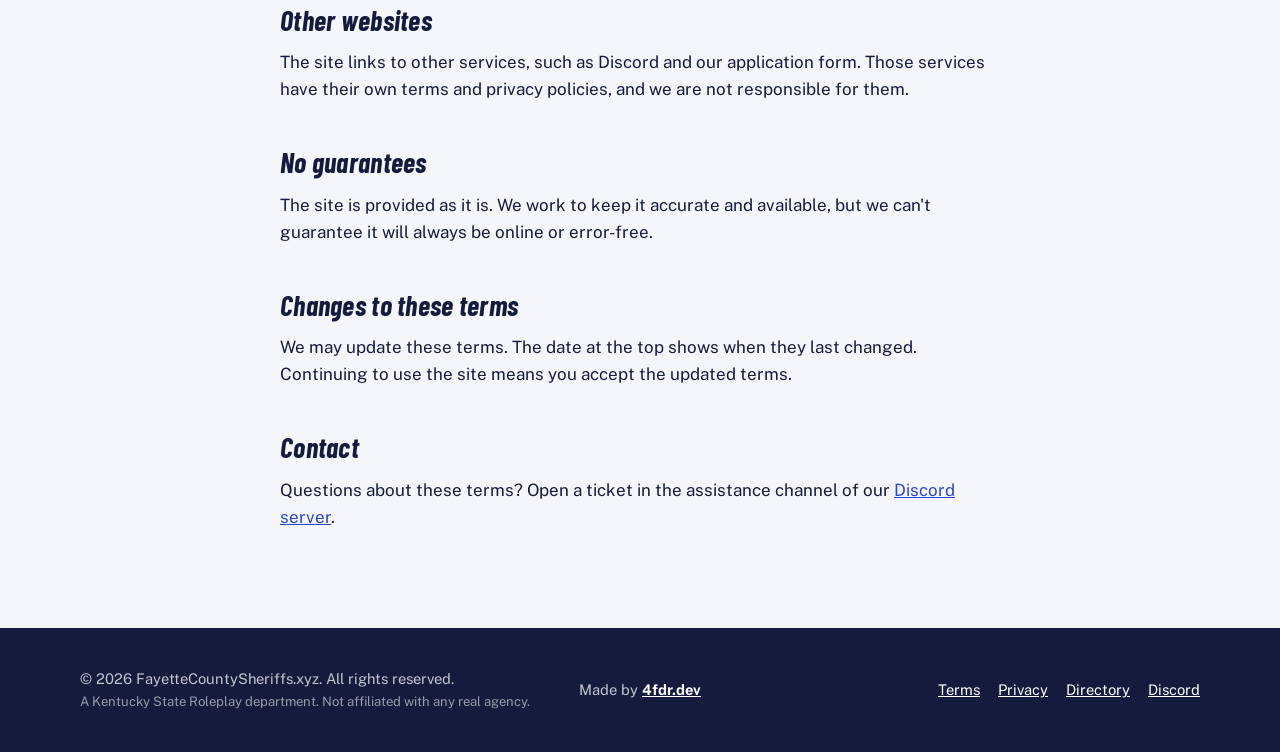
<file: terms.html>
<!DOCTYPE html>
<html lang="en">
<head>
  <meta charset="UTF-8">
  <meta name="viewport" content="width=device-width, initial-scale=1.0">
  <title>Terms of Use | Fayette County Sheriff's Office</title>
  <meta name="description" content="Terms of use for FayetteCountySheriffs.xyz.">
  <meta name="theme-color" content="#141b3d">
  <link rel="icon" href="logo.png">
  <link rel="preconnect" href="https://fonts.googleapis.com">
  <link rel="preconnect" href="https://fonts.gstatic.com" crossorigin>
  <link href="https://fonts.googleapis.com/css2?family=Barlow+Condensed:ital,wght@0,600;0,700;1,700&family=Public+Sans:wght@400;600;700&display=swap" rel="stylesheet">
  <link rel="stylesheet" href="styles.css?v=5">
  <style>
    .legal-head { background: var(--khaki); padding: 48px 0 0; overflow: hidden; }
    .legal-stripe { --gutter: max(16px, calc((100vw - var(--wrap)) / 2)); margin: 0 0 0 calc(var(--gutter) * -1); padding: 14px 56px 14px var(--gutter); width: min(100vw, calc(var(--gutter) + 560px)); background: var(--blue); clip-path: polygon(0 0, 100% 0, 100% 14%, 86% 100%, 0 100%); position: relative; }
    .legal-stripe::before { content: ""; position: absolute; left: 0; right: 0; top: 6px; height: 3px; background: var(--white); }
    .legal-stripe h1 { margin: 6px 0 0; color: var(--white); font-style: italic; text-transform: uppercase; font-size: clamp(2.2rem, 5.5vw, 3.6rem); line-height: 0.95; }
    .legal-updated { padding: 16px 0 28px; color: var(--ink-soft); }
    .legal { max-width: 72ch; padding: 40px 0 80px; }
    .legal h2 { font-size: 1.75rem; margin-top: 1.6em; }
    .legal ul { padding-left: 22px; }
    .legal li { margin-bottom: 6px; }
  </style>
</head>
<body>
  <header class="topbar">
    <div class="wrap">
      <a class="brand" href="./">
        <img src="logo.png" alt="">
        <span>Fayette County Sheriff's Office<small>Kentucky State Roleplay</small></span>
      </a>
      <button class="nav-toggle" aria-expanded="false" aria-controls="nav">Menu</button>
      <nav class="nav" id="nav" aria-label="Main">
        <a href="./">Home</a>
        <a href="directory.html">Directory</a>
        <a href="terms.html">Terms</a>
        <a href="privacy.html">Privacy</a>
        <a class="nav-portal" href="portal.html">Deputy portal</a>
      </nav>
    </div>
  </header>

  <section class="legal-head">
    <div class="wrap">
      <div class="legal-stripe"><h1>Terms of Use</h1></div>
      <p class="legal-updated">Last updated November 4, 2026</p>
    </div>
  </section>

  <main class="wrap legal">
    <p>These terms apply to FayetteCountySheriffs.xyz, including the public pages, the employee directory, and the deputy portal. By using the site, you agree to them.</p>

    <h2>A roleplay department</h2>
    <p>The Fayette County Sheriff's Office (FCSO) is a roleplay department in the Kentucky State Roleplay community on Roblox. It is not a real law enforcement agency and is not affiliated with the real Fayette County Sheriff's Office or any government agency. Ranks, policies, and procedures on this site exist only for roleplay.</p>
    <p><strong>If you have a real emergency, call 911.</strong> Nothing on this site can help in a real emergency.</p>

    <h2>Using the site</h2>
    <ul>
      <li>Use the site only for its intended purpose: learning about the department, applying, and, for members, using the deputy portal.</li>
      <li>Do not try to get around the portal's access codes or document passwords, or access content you were not given access to.</li>
      <li>Do not upload or post anything inappropriate, hateful, or that breaks Roblox's or Discord's rules.</li>
    </ul>

    <h2>Access codes and department documents</h2>
    <ul>
      <li>Portal access codes and document passwords are confidential. Do not share them with anyone outside the department.</li>
      <li>Department documents are for FCSO members only. Do not copy, screenshot, repost, or share them outside the department.</li>
      <li>Breaking these rules may lead to discipline under the FCSO Policies and Procedures Manual, up to and including termination and blacklist.</li>
      <li>Command may change access, passwords, or content at any time.</li>
    </ul>

    <h2>Department rules</h2>
    <p>Membership in FCSO is governed by the FCSO Policies and Procedures Manual and the server rules in our Discord, as well as the <a href="https://about.roblox.com/community-standards" target="_blank" rel="noopener">Roblox Community Standards</a>, the <a href="https://en.help.roblox.com/hc/en-us/articles/115004647846-Roblox-Terms-of-Use" target="_blank" rel="noopener">Roblox Terms of Use</a>, and the <a href="https://erlc.gg/policies/community-guidelines" target="_blank" rel="noopener">ER:LC Community Guidelines</a>.</p>

    <h2>Content and copyright</h2>
    <p>The text, design, and department materials on this site are &copy; FayetteCountySheriffs.xyz. In-game screenshots are from Roblox and Emergency Response: Liberty County (ER:LC). Roblox, ER:LC, and Discord are trademarks of their owners, who do not sponsor or endorse this site.</p>

    <h2>Other websites</h2>
    <p>The site links to other services, such as Discord and our application form. Those services have their own terms and privacy policies, and we are not responsible for them.</p>

    <h2>No guarantees</h2>
    <p>The site is provided as it is. We work to keep it accurate and available, but we can't guarantee it will always be online or error-free.</p>

    <h2>Changes to these terms</h2>
    <p>We may update these terms. The date at the top shows when they last changed. Continuing to use the site means you accept the updated terms.</p>

    <h2>Contact</h2>
    <p>Questions about these terms? Open a ticket in the assistance channel of our <a href="https://discord.gg/nMPwQ7AFHk" target="_blank" rel="noopener">Discord server</a>.</p>
  </main>

  <footer class="footer">
    <div class="wrap footer-grid">
      <div class="footer-copy">&copy; 2026 FayetteCountySheriffs.xyz. All rights reserved.<span class="footer-note">A Kentucky State Roleplay department. Not affiliated with any real agency.</span></div>
      <div class="footer-made">Made by <a href="https://4fdr.dev" target="_blank" rel="noopener">4fdr.dev</a></div>
      <nav class="footer-links" aria-label="Footer">
        <a href="terms.html">Terms</a>
        <a href="privacy.html">Privacy</a>
        <a href="directory.html">Directory</a>
        <a href="https://discord.gg/nMPwQ7AFHk" target="_blank" rel="noopener">Discord</a>
      </nav>
    </div>
  </footer>
  <script>
    var t = document.querySelector(".nav-toggle"), n = document.getElementById("nav");
    t.addEventListener("click", function () { t.setAttribute("aria-expanded", String(n.classList.toggle("open"))); });
  </script>
</body>
</html>
</file>
<file: styles.css>
/* Fayette County Sheriff's Office - shared styles.
   Palette taken from the patrol livery: tan body, royal-blue stripe, white pinstripe. */
:root {
  --ink: #141b3d;
  --ink-soft: #4a5170;
  --blue: #2b47c9;
  --blue-deep: #1b2c86;
  --khaki: #cbb891;
  --khaki-pale: #ece4d3;
  --paper: #f5f6f9;
  --white: #ffffff;
  --line: #d9dce6;
  --danger: #b4232f;
  --ok: #1f7a4d;

  --display: "Barlow Condensed", "Arial Narrow", sans-serif;
  --body: "Public Sans", system-ui, sans-serif;

  --wrap: 1120px;
  --radius: 6px;
}

* { box-sizing: border-box; }
html { scroll-behavior: smooth; }
body {
  margin: 0;
  font-family: var(--body);
  font-size: 17px;
  line-height: 1.6;
  color: var(--ink);
  background: var(--paper);
}
img { max-width: 100%; display: block; }
a { color: var(--blue); }
a:hover { color: var(--blue-deep); }
:focus-visible { outline: 3px solid var(--blue); outline-offset: 2px; }

h1, h2, h3 { font-family: var(--display); font-weight: 700; line-height: 1.05; margin: 0 0 0.5em; letter-spacing: 0.01em; }
h2 { font-size: clamp(2rem, 4vw, 2.75rem); font-style: italic; }
h3 { font-size: 1.45rem; }
p { margin: 0 0 1em; }

.wrap { width: min(var(--wrap), 100% - 32px); margin-inline: auto; }

/* ---------- buttons ---------- */
.btn {
  display: inline-flex; align-items: center; justify-content: center; gap: 8px;
  font: 600 1rem/1 var(--body);
  padding: 14px 22px; border-radius: var(--radius);
  border: 2px solid transparent; cursor: pointer; text-decoration: none;
  transition: background-color 0.15s ease, color 0.15s ease, border-color 0.15s ease;
}
.btn-primary { background: var(--blue); color: var(--white); }
.btn-primary:hover { background: var(--blue-deep); color: var(--white); }
.btn-outline { border-color: var(--ink); color: var(--ink); background: transparent; }
.btn-outline:hover { background: var(--ink); color: var(--white); }
.btn-quiet { background: transparent; color: var(--ink-soft); padding: 10px 12px; }
.btn-quiet:hover { color: var(--ink); background: rgba(20, 27, 61, 0.06); }
.btn-danger { background: transparent; color: var(--danger); border-color: var(--danger); }
.btn-danger:hover { background: var(--danger); color: var(--white); }
.btn-sm { padding: 8px 14px; font-size: 0.9rem; }
.btn:disabled { opacity: 0.55; cursor: not-allowed; }

/* ---------- top bar ---------- */
.topbar { background: var(--ink); color: var(--white); position: relative; z-index: 5; }
.topbar .wrap { display: flex; align-items: center; justify-content: space-between; gap: 16px; min-height: 68px; }
.brand { display: flex; align-items: center; gap: 12px; color: var(--white); text-decoration: none; }
.brand img { width: 42px; height: 42px; }
.brand span { font-family: var(--display); font-weight: 700; font-size: 1.3rem; letter-spacing: 0.02em; line-height: 1.05; }
.brand small { display: block; font-family: var(--body); font-weight: 400; font-size: 0.75rem; letter-spacing: 0; opacity: 0.7; }
.nav { display: flex; align-items: center; gap: 4px; }
.nav a { color: rgba(255, 255, 255, 0.82); text-decoration: none; font-size: 0.95rem; padding: 8px 12px; border-radius: var(--radius); }
.nav a:hover { color: var(--white); background: rgba(255, 255, 255, 0.08); }
.nav a.nav-portal { background: var(--blue); color: var(--white); margin-left: 8px; }
.nav a.nav-portal:hover { background: #3a58e0; }
.nav-toggle { display: none; background: none; border: 0; color: var(--white); font: 600 0.95rem var(--body); padding: 10px; cursor: pointer; }

@media (max-width: 860px) {
  .nav-toggle { display: block; }
  .nav { display: none; position: absolute; top: 68px; left: 0; right: 0; flex-direction: column; align-items: stretch; background: var(--ink); padding: 8px 16px 16px; }
  .nav.open { display: flex; }
  .nav a.nav-portal { margin: 8px 0 0; text-align: center; }
}

/* ---------- forms ---------- */
label { display: block; font-weight: 600; font-size: 0.92rem; margin-bottom: 6px; }
.field { margin-bottom: 18px; }
.hint { font-size: 0.85rem; color: var(--ink-soft); margin-top: 4px; }
input, select, textarea {
  width: 100%; font: 400 1rem var(--body); color: var(--ink);
  padding: 11px 12px; border: 1.5px solid var(--line); border-radius: var(--radius); background: var(--white);
}
input:focus, select:focus, textarea:focus { border-color: var(--blue); outline: none; box-shadow: 0 0 0 3px rgba(43, 71, 201, 0.18); }
textarea { resize: vertical; min-height: 120px; line-height: 1.5; }

.form-error { color: var(--danger); font-weight: 600; font-size: 0.92rem; min-height: 1.4em; margin: 0 0 12px; }

/* ---------- footer ---------- */
.footer { background: var(--ink); color: rgba(255, 255, 255, 0.75); padding: 40px 0; font-size: 0.92rem; }
.footer a { color: var(--white); }
.footer-grid { display: grid; grid-template-columns: 1fr auto 1fr; gap: 20px; align-items: center; }
.footer-copy { line-height: 1.5; }
.footer-note { display: block; font-size: 0.82rem; opacity: 0.75; margin-top: 2px; }
.footer-made { text-align: center; white-space: nowrap; }
.footer-made a { font-weight: 700; }
.footer-links { display: flex; flex-wrap: wrap; justify-content: flex-end; gap: 6px 18px; }
@media (max-width: 760px) {
  .footer-grid { grid-template-columns: 1fr; text-align: center; }
  .footer-made { order: 3; }
  .footer-links { justify-content: center; }
}

.sr-only { position: absolute; width: 1px; height: 1px; overflow: hidden; clip: rect(0 0 0 0); white-space: nowrap; }

@media (prefers-reduced-motion: reduce) {
  *, *::before, *::after { animation: none !important; transition: none !important; scroll-behavior: auto !important; }
}
</file>
